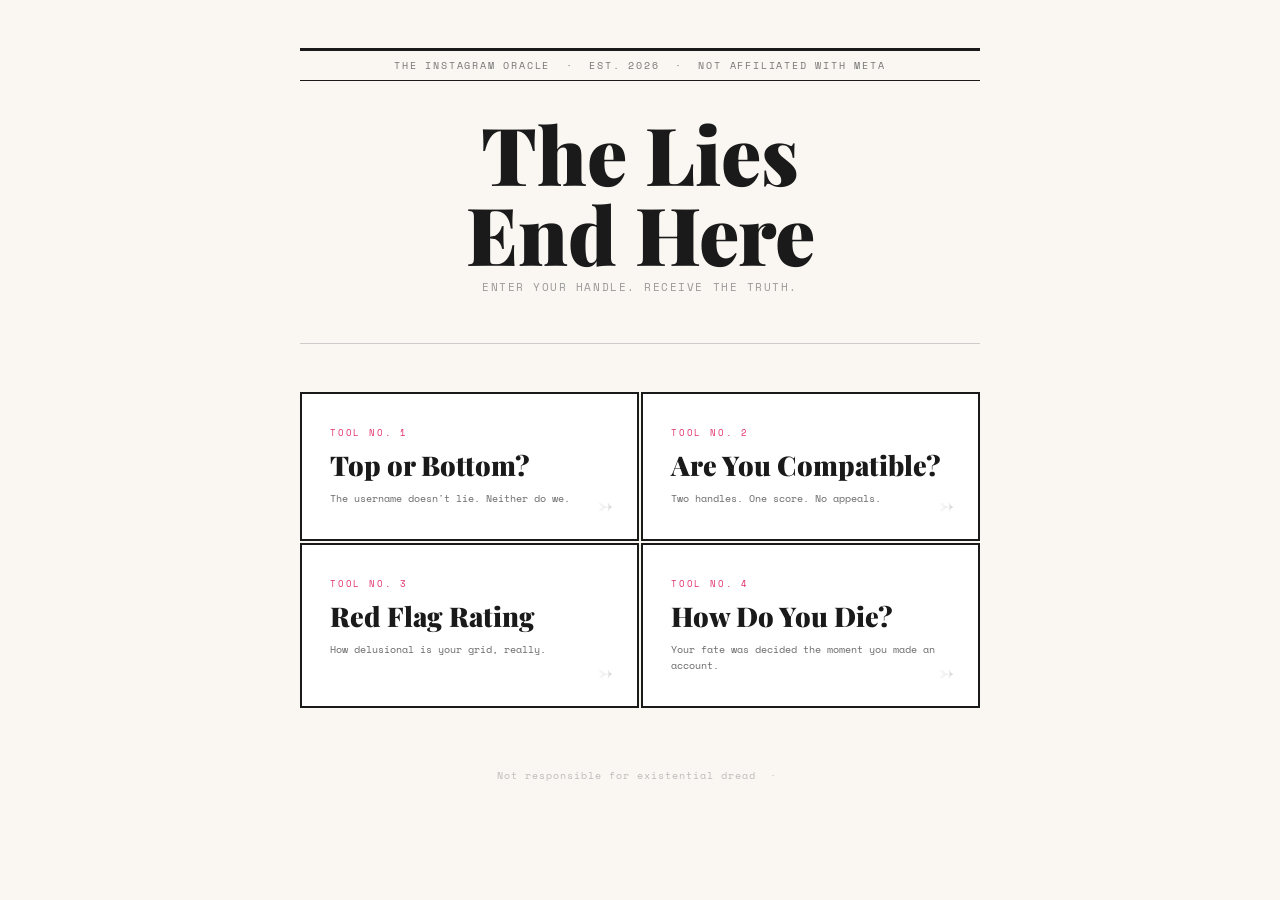
<file: index.html>
<!DOCTYPE html>
<html lang="en">
<head>
  <meta charset="UTF-8" />
  <meta name="viewport" content="width=device-width, initial-scale=1.0" />
  <title>The Instagram Oracle</title>
  <script async src="https://pagead2.googlesyndication.com/pagead/js/adsbygoogle.js?client=ca-pub-5958185316403411" crossorigin="anonymous"></script>
  <!-- Google tag (gtag.js) -->
  <script async src="https://www.googletagmanager.com/gtag/js?id=G-5HJ0XN5GPT"></script>
  <script>
    window.dataLayer = window.dataLayer || [];
    function gtag(){dataLayer.push(arguments);}
    gtag('js', new Date());
    gtag('config', 'G-5HJ0XN5GPT');
  </script>
  <link href="https://fonts.googleapis.com/css2?family=Playfair+Display:wght@400;700;900&family=Space+Mono:wght@400;700&display=swap" rel="stylesheet" />
  <style>
    *, *::before, *::after { box-sizing: border-box; margin: 0; padding: 0; }

    body {
      background: #faf7f2;
      color: #1a1a1a;
      font-family: 'Playfair Display', serif;
      min-height: 100vh;
      display: flex;
      flex-direction: column;
      align-items: center;
      padding: 48px 20px 80px;
    }

    .masthead {
      text-align: center;
      border-top: 3px solid #1a1a1a;
      border-bottom: 1px solid #1a1a1a;
      padding: 7px 0;
      width: 100%;
      max-width: 680px;
      margin-bottom: 14px;
    }

    .masthead p {
      font-family: 'Space Mono', monospace;
      font-size: 10px;
      letter-spacing: 0.18em;
      text-transform: uppercase;
      color: #777;
    }

    h1 {
      font-size: clamp(2.6rem, 9vw, 5rem);
      font-weight: 900;
      line-height: 1.0;
      text-align: center;
      max-width: 680px;
      margin: 18px 0 6px;
    }

    .tagline {
      font-family: 'Space Mono', monospace;
      font-size: 11px;
      letter-spacing: 0.14em;
      text-transform: uppercase;
      color: #999;
      text-align: center;
      margin-bottom: 48px;
    }

    .divider {
      width: 100%;
      max-width: 680px;
      border: none;
      border-top: 1px solid #ccc;
      margin: 0 0 48px;
    }

    .grid {
      display: grid;
      grid-template-columns: repeat(2, 1fr);
      gap: 2px;
      max-width: 680px;
      width: 100%;
    }

    .card {
      border: 2px solid #1a1a1a;
      padding: 32px 28px;
      text-decoration: none;
      color: #1a1a1a;
      background: #fff;
      transition: background 0.15s, color 0.15s;
      position: relative;
      overflow: hidden;
    }

    .card:hover {
      background: #1a1a1a;
      color: #faf7f2;
    }

    .card:hover .card-label { color: #E1306C; }
    .card:hover .card-arrow { opacity: 1; }

    .card-label {
      font-family: 'Space Mono', monospace;
      font-size: 9px;
      letter-spacing: 0.2em;
      text-transform: uppercase;
      color: #E1306C;
      margin-bottom: 12px;
      display: block;
    }

    .card h2 {
      font-size: clamp(1.3rem, 3.5vw, 1.7rem);
      font-weight: 900;
      line-height: 1.1;
      margin-bottom: 10px;
    }

    .card p {
      font-family: 'Space Mono', monospace;
      font-size: 10px;
      line-height: 1.6;
      color: inherit;
      opacity: 0.65;
    }

    .card-arrow {
      position: absolute;
      bottom: 20px;
      right: 24px;
      font-size: 1.4rem;
      opacity: 0.15;
      transition: opacity 0.15s;
    }

    footer {
      margin-top: 60px;
      font-family: 'Space Mono', monospace;
      font-size: 10px;
      color: #bbb;
      letter-spacing: 0.1em;
      text-align: center;
    }

    @media (max-width: 520px) {
      .grid { grid-template-columns: 1fr; }
    }
  </style>
</head>
<body>

  <div class="masthead">
    <p>The Instagram Oracle &nbsp;·&nbsp; Est. 2026 &nbsp;·&nbsp; NOT AFFILIATED WITH META</p>
  </div>

  <h1>The Lies<br>End Here</h1>
  <p class="tagline">Enter your handle. Receive the truth.</p>

  <hr class="divider" />

  <div class="grid">
    <a class="card" href="topbottom.html">
      <span class="card-label">Tool No. 1</span>
      <h2>Top or Bottom?</h2>
      <p>The username doesn't lie. Neither do we.</p>
      <span class="card-arrow">→</span>
    </a>

    <a class="card" href="compatibility.html">
      <span class="card-label">Tool No. 2</span>
      <h2>Are You Compatible?</h2>
      <p>Two handles. One score. No appeals.</p>
      <span class="card-arrow">→</span>
    </a>

    <a class="card" href="redflag.html">
      <span class="card-label">Tool No. 3</span>
      <h2>Red Flag Rating</h2>
      <p>How delusional is your grid, really.</p>
      <span class="card-arrow">→</span>
    </a>

    <a class="card" href="howdoyoudie.html">
      <span class="card-label">Tool No. 4</span>
      <h2>How Do You Die?</h2>
      <p>Your fate was decided the moment you made an account.</p>
      <span class="card-arrow">→</span>
    </a>
  </div>

  <footer>Not responsible for existential dread &nbsp;·&nbsp;</footer>

</body>
</html>
</file>
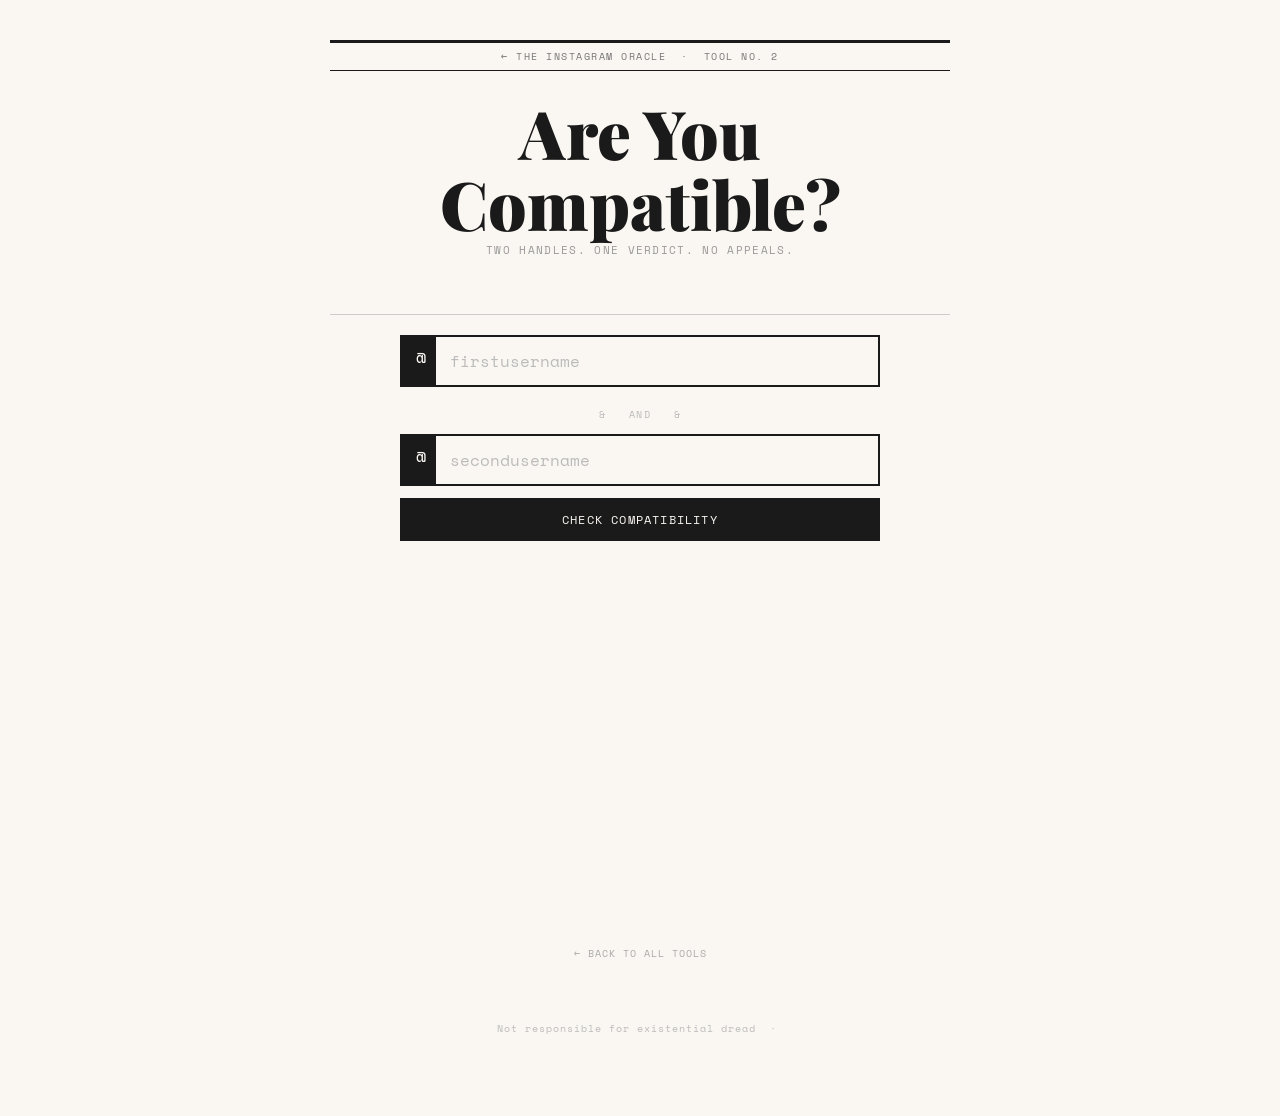
<file: compatibility.html>
<!DOCTYPE html>
<html lang="en">
<head>
  <meta charset="UTF-8" />
  <meta name="viewport" content="width=device-width, initial-scale=1.0" />
  <title>Are You Compatible? — Instagram Oracle</title>
  <script async src="https://pagead2.googlesyndication.com/pagead/js/adsbygoogle.js?client=ca-pub-5958185316403411" crossorigin="anonymous"></script>
  <!-- Google tag (gtag.js) -->
  <script async src="https://www.googletagmanager.com/gtag/js?id=G-5HJ0XN5GPT"></script>
  <script>
    window.dataLayer = window.dataLayer || [];
    function gtag(){dataLayer.push(arguments);}
    gtag('js', new Date());
    gtag('config', 'G-5HJ0XN5GPT');
  </script>
  <link href="https://fonts.googleapis.com/css2?family=Playfair+Display:wght@400;700;900&family=Space+Mono:wght@400;700&display=swap" rel="stylesheet" />
  <link rel="stylesheet" href="_base.css" />
  <script src="https://html2canvas.hertzen.com/dist/html2canvas.min.js"></script>
  <style>
    .input-pair {
      display: flex;
      flex-direction: column;
      gap: 10px;
      max-width: 480px;
      width: 100%;
    }

    .and-label {
      font-family: 'Space Mono', monospace;
      font-size: 10px;
      letter-spacing: 0.15em;
      text-transform: uppercase;
      color: #bbb;
      text-align: center;
      padding: 2px 0;
    }

    .submit-full {
      max-width: 480px;
      width: 100%;
      margin-top: 4px;
      background: #1a1a1a;
      color: #faf7f2;
      border: none;
      font-family: 'Space Mono', monospace;
      font-size: 0.75rem;
      letter-spacing: 0.1em;
      text-transform: uppercase;
      padding: 13px;
      cursor: pointer;
      transition: background 0.15s;
    }

    .submit-full:hover { background: #E1306C; }

    /* Compatibility bar */
    .compat-score {
      text-align: center;
      margin-bottom: 16px;
    }

    .compat-number {
      font-size: clamp(3rem, 12vw, 5.5rem);
      font-weight: 900;
      line-height: 1;
      color: #1a1a1a;
    }

    .compat-pct {
      font-family: 'Space Mono', monospace;
      font-size: 0.9rem;
      color: #999;
      letter-spacing: 0.1em;
    }

    .bar-track {
      width: 100%;
      height: 6px;
      background: #e8e4da;
      margin: 20px 0 10px;
      overflow: hidden;
    }

    .bar-fill {
      height: 100%;
      background: #1a1a1a;
      width: 0%;
      transition: width 1.2s cubic-bezier(0.22, 1, 0.36, 1);
    }

    .compat-label {
      font-family: 'Space Mono', monospace;
      font-size: 10px;
      letter-spacing: 0.15em;
      text-transform: uppercase;
      color: #aaa;
      text-align: center;
    }

    .compat-names {
      font-size: clamp(1rem, 3.5vw, 1.3rem);
      text-align: center;
      margin-top: 8px;
      font-style: italic;
      color: #555;
    }

    .compat-names .username { font-style: normal; }
  </style>
</head>
<body>

  <div class="masthead">
    <p><a href="index.html">← The Instagram Oracle</a> &nbsp;·&nbsp; Tool No. 2</p>
  </div>

  <h1>Are You Compatible?</h1>
  <p class="subtitle">Two handles. One verdict. No appeals.</p>

  <hr class="divider" />

  <div class="input-pair">
    <div class="input-row">
      <span class="at">@</span>
      <input id="user1" type="text" placeholder="firstusername" autocomplete="off" spellcheck="false" />
    </div>
    <div class="and-label">& &nbsp; and &nbsp; &</div>
    <div class="input-row">
      <span class="at">@</span>
      <input id="user2" type="text" placeholder="secondusername" autocomplete="off" spellcheck="false" />
    </div>
  </div>
  <button class="submit-full" id="submit-btn">Check Compatibility</button>

  <div id="result-wrap">
    <div class="result-card" id="result-card" data-label="✦ CHEMISTRY REPORT ✦">
      <div class="compat-score">
        <div class="compat-number" id="score-num">—</div>
        <div class="compat-pct">% compatible</div>
      </div>
      <div class="bar-track"><div class="bar-fill" id="bar-fill"></div></div>
      <p class="compat-label" id="compat-label"></p>
      <p class="compat-names" id="compat-names"></p>
    </div>
    <div class="actions">
      <button onclick="shareIG()">Share on Instagram</button>
      <button onclick="copyResult()">Copy Text</button>
      <button onclick="saveCard('result-card', 'compatibility')">Save as Image</button>
    </div>
  </div>

  <a class="back-link" href="index.html">← Back to all tools</a>
  <footer>Not responsible for existential dread &nbsp;·&nbsp;</footer>

  <script src="_shared.js"></script>
  <script>
    const blocked = new Set([]);
    const hardcoded = {};

    const labels = [
      [90, 100, [
        "cursed. you'll destroy each other and call it love.",
        "soulmates in the way two natural disasters are compatible.",
        "deeply, dangerously aligned. the people around you are nervous.",
        "perfect. which is exactly the problem.",
        "100% and somehow that's the most alarming outcome.",
      ]],
      [70,  89, [
        "good chemistry. terrible for everyone around you.",
        "genuinely works. somehow. nobody's more surprised than you.",
        "strong. in the way that things about to break are strong.",
        "you bring something out in each other. still unclear if that's good.",
        "compatible in ways that can't be explained and probably shouldn't be.",
      ]],
      [50,  69, [
        "functional. held together by spite and mutual obligation.",
        "workable. with effort. a lot of effort. every single day.",
        "fine. which is the most damning thing you can be.",
        "could be worse. has been worse. is currently fine.",
        "a coin flip, honestly. still flipping.",
      ]],
      [30,  49, [
        "messy. one of you is already planning the exit. the other has no idea.",
        "chaotic. together you make one functional person, barely.",
        "turbulent in the way that makes the flight unpleasant for everyone nearby.",
        "not great. not terrible. mostly just exhausting.",
        "compatible in the way that a fire and a curtain are compatible.",
      ]],
      [15,  29, [
        "you have nothing in common except a mutual tolerance that is quietly eroding.",
        "you've already had this argument. you'll have it again.",
        "there's something there. buried. under a lot of other stuff.",
        "compatible in the same way a spanner and a screw are compatible.",
        "unlikely. and yet here you both are, doing this.",
      ]],
      [ 1,  14, [
        "strangers would have been better. but here you are.",
        "no. and the number just confirms what was already obvious.",
        "the universe is telling you something. it has been for a while.",
        "not compatible. not even close. good luck.",
        "a statistically improbable disaster. impressive in its own way.",
      ]],
    ];

    let lastScore = 0, lastU1 = '', lastU2 = '';

    function getLabel(pct, u1, u2) {
      for (const [lo, hi, texts] of labels) {
        if (pct >= lo && pct <= hi) {
          const idx = hash((u1 || '') + (u2 || '') + 'label') % texts.length;
          return texts[idx];
        }
      }
      return '';
    }

    function check() {
      const u1 = document.getElementById('user1').value.trim().replace(/^@/, '').toLowerCase();
      const u2 = document.getElementById('user2').value.trim().replace(/^@/, '').toLowerCase();
      if (!u1 || !u2) return;

      lastU1 = u1; lastU2 = u2;

      const h1 = hash(u1), h2 = hash(u2);
      if (blocked.has(h1) || blocked.has(h2)) {
        document.getElementById('score-num').textContent = '—';
        document.getElementById('compat-label').textContent = "access denied. you know what you did.";
        document.getElementById('compat-names').innerHTML = '';
        document.getElementById('bar-fill').style.width = '0%';
        const wrap = document.getElementById('result-wrap');
        wrap.classList.remove('visible'); void wrap.offsetWidth; wrap.classList.add('visible');
        return;
      }

      const key = [u1, u2].sort().join('+');
      let pct = hardcoded[key];
      if (pct === undefined) {
        pct = 1 + (hash(key) % 99);
      }
      lastScore = pct;

      document.getElementById('score-num').textContent = pct;
      document.getElementById('compat-label').textContent = getLabel(pct, u1, u2);
      document.getElementById('compat-names').innerHTML =
        `<span class="username">@${u1}</span> &amp; <span class="username">@${u2}</span>`;

      const wrap = document.getElementById('result-wrap');
      wrap.classList.remove('visible'); void wrap.offsetWidth; wrap.classList.add('visible');

      // Animate bar after visible
      setTimeout(() => {
        document.getElementById('bar-fill').style.width = pct + '%';
      }, 80);
    }

    function shareIG() {
      const text = `@${lastU1} & @${lastU2} are ${lastScore}% compatible. ${getLabel(lastScore, lastU1, lastU2)} — find out yours:`;
      navigator.clipboard.writeText(text).then(() => {
        const btn = event.target;
        btn.textContent = 'Copied!';
        setTimeout(() => btn.textContent = 'Share on Instagram', 1800);
      });
    }

    function copyResult() {
      const text = `@${lastU1} & @${lastU2} — ${lastScore}% compatible`;
      navigator.clipboard.writeText(text).then(() => {
        const btn = event.target;
        btn.textContent = 'Copied!';
        setTimeout(() => btn.textContent = 'Copy Text', 1500);
      });
    }

    document.getElementById('submit-btn').addEventListener('click', check);
    [document.getElementById('user1'), document.getElementById('user2')].forEach(el => {
      el.addEventListener('keydown', e => { if (e.key === 'Enter') check(); });
    });
  </script>
</body>
</html>
</file>
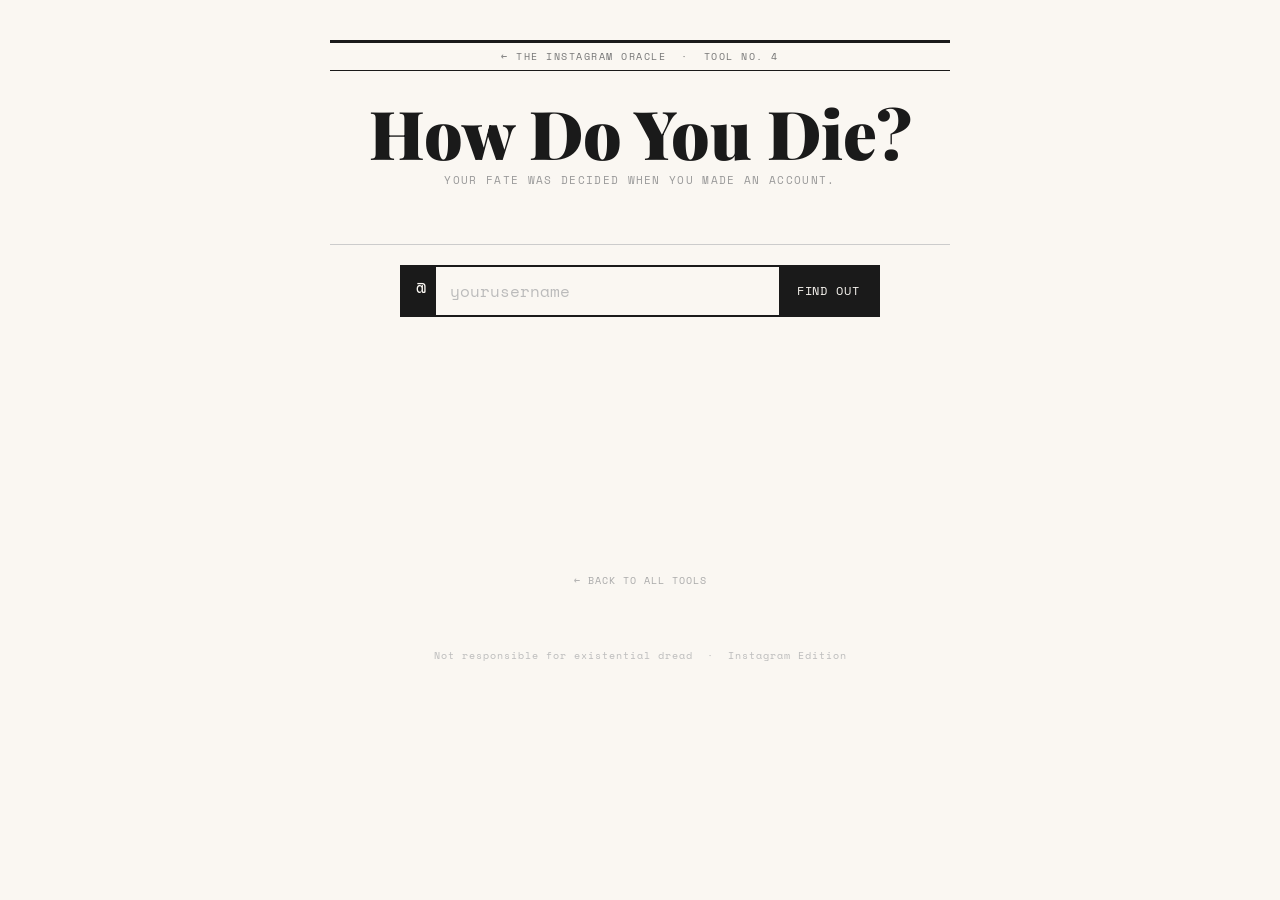
<file: howdoyoudie.html>
<!DOCTYPE html>
<html lang="en">
<head>
  <meta charset="UTF-8" />
  <meta name="viewport" content="width=device-width, initial-scale=1.0" />
  <title>How Do You Die? — Instagram Oracle</title>
  <script async src="https://pagead2.googlesyndication.com/pagead/js/adsbygoogle.js?client=ca-pub-5958185316403411" crossorigin="anonymous"></script>
  <!-- Google tag (gtag.js) -->
  <script async src="https://www.googletagmanager.com/gtag/js?id=G-5HJ0XN5GPT"></script>
  <script>
    window.dataLayer = window.dataLayer || [];
    function gtag(){dataLayer.push(arguments);}
    gtag('js', new Date());
    gtag('config', 'G-5HJ0XN5GPT');
  </script>
  <link href="https://fonts.googleapis.com/css2?family=Playfair+Display:wght@400;700;900&family=Space+Mono:wght@400;700&display=swap" rel="stylesheet" />
  <link rel="stylesheet" href="_base.css" />
  <script src="https://html2canvas.hertzen.com/dist/html2canvas.min.js"></script>
</head>
<body>

  <div class="masthead">
    <p><a href="index.html">← The Instagram Oracle</a> &nbsp;·&nbsp; Tool No. 4</p>
  </div>

  <h1>How Do You Die?</h1>
  <p class="subtitle">Your fate was decided when you made an account.</p>

  <hr class="divider" />

  <div class="input-row">
    <span class="at">@</span>
    <input id="username" type="text" placeholder="yourusername" autocomplete="off" spellcheck="false" />
    <button class="btn-submit" id="submit-btn">Find Out</button>
  </div>

  <div id="result-wrap">
    <div class="result-card" id="result-card" data-label="✦ FATE DECLARED ✦">
      <p id="result-text"></p>
    </div>
    <div class="actions">
      <button onclick="shareIG()">Share on Instagram</button>
      <button onclick="copyResult()">Copy Text</button>
      <button onclick="saveCard('result-card', 'howdoyoudie-' + lastUser)">Save as Image</button>
    </div>
  </div>

  <a class="back-link" href="index.html">← Back to all tools</a>
  <footer>Not responsible for existential dread &nbsp;·&nbsp; Instagram Edition</footer>

  <script src="_shared.js"></script>
  <script>
    const deaths = [
      "{u}: {r:fire}. A lot of it.",
      "stay away from {r:the beach}, {u}. That's all we can say.",
      "{u}, a {r:vending machine}. You know what you did.",
      "the {r:moon}, {u}. Inexplicably. The moon.",
      "{u} chokes on a {r:grape}. Not even an interesting grape.",
      "{u}: {r:probed to death by aliens} who filed a very thorough report afterwards.",
      "a {r:rogue font choice}, {u}. Papyrus specifically. The designers warned us.",
      "{u} is dissolved in a {r:hot tub} by someone who really knew their chemistry.",
      "{u} trips into {r:the void}. It was there the whole time.",
      "{u} is consumed by {r:a podcast} they started and never finished. Episode 2 never dropped.",
      "{u}: {r:something with a Latin name}. The doctors will be impressed.",
      "{u} is eaten by {r:something undiscovered}. Science will name it after you. Small consolation.",
      "a slow {r:bureaucratic process}, {u}. Forms, mostly. Very many forms.",
      "{u} is struck by {r:lightning. Twice}. The second time was your own fault.",
      "poisoned by {r:something ordered online with 3-star reviews}, {u}. You saw the reviews.",
      "{u} will be found {r:in a lake}. The lake will be fine.",
      "a {r:very polite murder}, {u}. Your killer held the door open first.",
      "{u} chokes on {r:an apology they never gave}.",
      "{u}: {r:correctly predicts their own death} but nobody believes them. Classic.",
      "{u} is {r:outlived by a houseplant} they forgot to water.",
      "{u}: {r:medical malpractice} so spectacular it gets taught in schools.",
      "a {r:shark}, {u}. Nowhere near the ocean.",
      "{u}, {r:expired supplements}. You thought they were fine. They were not fine.",
      "a {r:miscalculation involving gravity}, {u}.",
      "{u}: their own {r:cooking}. Specifically a Tuesday.",
      "{u} is killed by a {r:strongly worded email} that arrived at the wrong moment.",
      "{u}: {r:a fall} that everyone in the room will pretend not to have witnessed.",
      "the {r:wrong side of a trivia argument}, {u}. You were so sure.",
      "{u} dies of {r:old age}. 104. Still insufferable at the end. A good run.",
      "{u} doesn't die. {r:Immortal}, somehow. Nobody is happy about this.",
      "{u} is killed in a freak {r:escalator accident}. The investigation will be inconclusive.",
      "{u} is poisoned by {r:a houseguest} who was never officially invited.",
      "{u} dies arguing about {r:the correct pronunciation of a word}. They were wrong, by the way.",
      "a {r:medical study} lists {u} as a cautionary footnote in chapter 3.",
      "{u} is buried under {r:unopened mail}. It had been building for years.",
      "a {r:candle} kills {u}. Not a fire. Just the candle itself. The details are disturbing.",
      "{u} is taken out by {r:a rogue supermarket trolley}. Nobody saw it coming.",
      "a {r:motivational poster} falls off the wall at the wrong moment, {u}.",
      "{u} is done in by {r:a firm handshake} that went several seconds too far.",
      "{u} explodes from {r:holding in feedback} for too long.",
      "a {r:children's book} contains a prophecy about {u}. Page 7. Nobody noticed until it was too late.",
      "{u} is taken down by {r:a very confident pigeon}.",
      "a {r:subscription service} {u} forgot to cancel claims them in the end.",
      "{u} is eaten by {r:IKEA furniture}. It was poorly assembled. That was the problem.",
      "death by {r:autocorrect}, {u}. The message sent. It could not be unsent.",
      "{u} is lightly {r:dissolved} by something in the tap water. The council said probably fine.",
      "a {r:very specific phobia} that {u} developed last Tuesday comes true.",
      "the {r:terms and conditions}, {u}. You agreed without reading. Paragraph 47.",
      "{u} dies of {r:being right all along}. Nobody admits it.",
      "{u} is consumed by {r:a queue} that had no visible end and no discernible purpose.",
      "death by {r:small talk}, {u}. Prolonged exposure. No survivors.",
      "a {r:Wikipedia rabbit hole} claims {u} at 3am. The last tab was about medieval siege weapons.",
      "{u} is defeated by {r:a jar they couldn't open}. Pride was a factor.",
      "an {r:Oxford comma} ends {u}'s life. The debate was not worth it.",
      "{u} is taken by {r:the algorithm}. Not a social media one. A different, older algorithm.",
      "{u}: a {r:group chat} they muted but never left finally makes its move.",
      "{u} is outlasted by {r:a parking meter} they were convinced still had time.",
      "{u} is killed by {r:a motivational speaker}. Not metaphorically. Literally.",
      "a {r:loyalty card} gets {u} in the end. 10th visit free. The terms were unclear.",
      "{u}: {r:slowly}. Very slowly. In a way that gives everyone time to prepare.",
      "{u} falls asleep and {r:doesn't come back}. The doctors describe it as 'unusual.'",
      "{u} is done in by {r:their own reflection} in a shop window. The circumstances are unclear.",
      "{u}: {r:a very dry sandwich} at a work event nobody wanted to attend.",
      "a {r:notification} {u} ignored for three years finally gets through.",
      "{u} is killed by {r:someone they'd completely forgotten about}.",
      "{u}: {r:second-hand embarrassment}. Their own.",
      "a {r:crossword clue} {u} couldn't finish haunts them to the grave. 9 across. They never got it.",
      "death by {r:hold music}, {u}. The call was eventually answered. Too late.",
      "{u} is felled by {r:a very specific sequence of events} that a fortune teller warned them about in 2019.",
      "{u}: {r:hubris}. Classic.",
      "{u} is struck down mid-{r:sentence} by something they were about to say.",
    ];

    const blocked = new Set([]);

    let lastUser = '', lastResult = '';

    function findFate() {
      const raw = document.getElementById('username').value.trim().replace(/^@/, '').toLowerCase();
      if (!raw) return;
      lastUser = raw;

      const h = hash(raw);
      const resultEl = document.getElementById('result-text');
      const wrap = document.getElementById('result-wrap');

      if (blocked.has(h)) {
        resultEl.innerHTML = `<span style="font-family:'Space Mono',monospace;font-size:0.85rem;color:#888;">access denied.</span>`;
        wrap.classList.add('visible');
        return;
      }

      const template = deaths[h % deaths.length];
      lastResult = template.replace(/\{u\}/g, `@${raw}`).replace(/\{r:([^}]+)\}/g, '$1');
      resultEl.innerHTML = render(template, raw);

      wrap.classList.remove('visible');
      void wrap.offsetWidth;
      wrap.classList.add('visible');
    }

    function shareIG() {
      const text = `How do I die? "${lastResult}" — find out yours:`;
      navigator.clipboard.writeText(text).then(() => {
        const btn = event.target;
        btn.textContent = 'Copied for Instagram!';
        setTimeout(() => btn.textContent = 'Share on Instagram', 1800);
      });
    }

    function copyResult() {
      if (!lastResult) return;
      navigator.clipboard.writeText(lastResult).then(() => {
        const btn = event.target;
        btn.textContent = 'Copied!';
        setTimeout(() => btn.textContent = 'Copy Text', 1500);
      });
    }

    document.getElementById('submit-btn').addEventListener('click', findFate);
    document.getElementById('username').addEventListener('keydown', e => { if (e.key === 'Enter') findFate(); });
  </script>
</body>
</html>
</file>
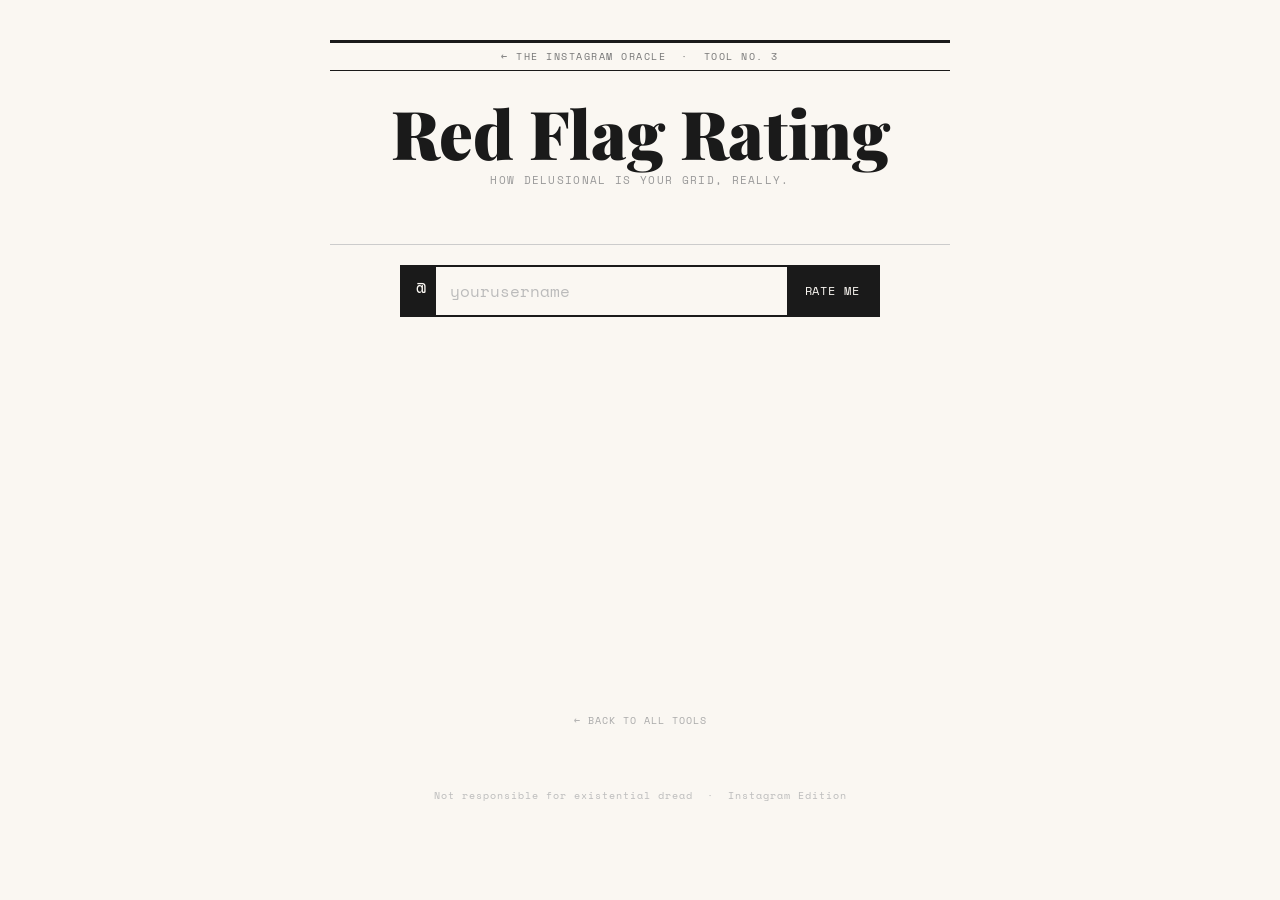
<file: redflag.html>
<!DOCTYPE html>
<html lang="en">
<head>
  <meta charset="UTF-8" />
  <meta name="viewport" content="width=device-width, initial-scale=1.0" />
  <title>Red Flag Rating — Instagram Oracle</title>
  <script async src="https://pagead2.googlesyndication.com/pagead/js/adsbygoogle.js?client=ca-pub-5958185316403411" crossorigin="anonymous"></script>
  <!-- Google tag (gtag.js) -->
  <script async src="https://www.googletagmanager.com/gtag/js?id=G-5HJ0XN5GPT"></script>
  <script>
    window.dataLayer = window.dataLayer || [];
    function gtag(){dataLayer.push(arguments);}
    gtag('js', new Date());
    gtag('config', 'G-5HJ0XN5GPT');
  </script>
  <link href="https://fonts.googleapis.com/css2?family=Playfair+Display:wght@400;700;900&family=Space+Mono:wght@400;700&display=swap" rel="stylesheet" />
  <link rel="stylesheet" href="_base.css" />
  <script src="https://html2canvas.hertzen.com/dist/html2canvas.min.js"></script>
  <style>
    /* Meter */
    .meter-wrap {
      margin: 22px 0 8px;
    }

    .meter-track {
      width: 100%;
      height: 8px;
      background: #e8e4da;
      overflow: hidden;
    }

    .meter-fill {
      height: 100%;
      width: 0%;
      transition: width 1.8s cubic-bezier(0.22, 1, 0.36, 1);
    }

    .meter-fill.low    { background: #2d2d2d; }
    .meter-fill.mid    { background: #c47a2a; }
    .meter-fill.high   { background: #c0392b; }
    .meter-fill.max    { background: #E1306C; animation: shake 0.4s infinite alternate; }

    @keyframes shake {
      from { transform: translateX(0); }
      to   { transform: translateX(-3px); }
    }

    .score-display {
      display: flex;
      align-items: baseline;
      gap: 6px;
      justify-content: center;
      margin-bottom: 12px;
    }

    .score-num {
      font-size: clamp(3rem, 12vw, 5.5rem);
      font-weight: 900;
      line-height: 1;
    }

    .score-pct {
      font-family: 'Space Mono', monospace;
      font-size: 0.9rem;
      color: #999;
      letter-spacing: 0.08em;
    }

    .verdict-text {
      font-size: clamp(1rem, 3.5vw, 1.25rem);
      line-height: 1.5;
      text-align: center;
      margin-top: 14px;
      font-style: italic;
      color: #444;
    }

    .verdict-text strong { font-style: normal; color: #1a1a1a; }
  </style>
</head>
<body>

  <div class="masthead">
    <p><a href="index.html">← The Instagram Oracle</a> &nbsp;·&nbsp; Tool No. 3</p>
  </div>

  <h1>Red Flag Rating</h1>
  <p class="subtitle">How delusional is your grid, really.</p>

  <hr class="divider" />

  <div class="input-row">
    <span class="at">@</span>
    <input id="username" type="text" placeholder="yourusername" autocomplete="off" spellcheck="false" />
    <button class="btn-submit" id="submit-btn">Rate Me</button>
  </div>

  <div id="result-wrap">
    <div class="result-card" id="result-card" data-label="✦ RED FLAG REPORT ✦">
      <div class="score-display">
        <span class="score-num" id="score-num">—</span>
        <span class="score-pct">%</span>
      </div>
      <div class="meter-wrap">
        <div class="meter-track">
          <div class="meter-fill" id="meter-fill"></div>
        </div>
      </div>
      <p class="verdict-text" id="verdict-text"></p>
    </div>
    <div class="actions">
      <button onclick="shareIG()">Share on Instagram</button>
      <button onclick="copyResult()">Copy Text</button>
      <button onclick="saveCard('result-card', 'redflag-' + lastUser)">Save as Image</button>
    </div>
  </div>

  <a class="back-link" href="index.html">← Back to all tools</a>
  <footer>Not responsible for existential dread &nbsp;·&nbsp; Instagram Edition</footer>

  <script src="_shared.js"></script>
  <script>
    // Verdict bands: [minPct, maxPct, cssClass, text]
    // {u} = username, {s} = score
    const bands = [
      [85, 100, 'max', [
        `{u} is a {r:full menace}. You have strong opinions about things nobody asked. You've ended a friendship over something small and would do it again.`,
        `{u} is {r:genuinely unwell}. In the fun way. You are someone's villain origin story and you are aware of this.`,
        `{u}: {r:nothing but red flags}. Not one green flag in sight. The garden is entirely red. It is beautiful and it is terrible.`,
        `{u} has {r:no self-awareness} and that is somehow working in your favour. For now. Enjoy it.`,
        `everything about {u} is a {r:red flag}. The name. The energy. The way you read this result and felt seen.`,
        `{u} is the kind of person other people {r:warn each other about} in hushed tones. You'd be flattered.`,
      ]],
      [70,  84, 'high', [
        `{u} is {r:genuinely alarming}. Not in a fun way. In the way that makes people say "I'm not surprised" when something happens.`,
        `{u}: {r:significant red flag energy}. A therapist has definitely heard about you. Recently.`,
        `{u} has {r:done something}. We don't know what. But someone does. And they've told people.`,
        `{u} is the person someone warns their friend about {r:one conversation too late}.`,
        `{u}: {r:high risk, questionable reward}. Most people wouldn't. A few will. You know who you are.`,
        `{u} has left {r:a trail}. It's subtle. But it's there if you know where to look.`,
      ]],
      [55,  69, 'high', [
        `{u} has {r:main character syndrome} at a clinical level. You narrate your own life to yourself. You think it's charming. It isn't.`,
        `{u}: a {r:walking amber flag}. Not red. Not green. Permanently, stubbornly amber.`,
        `{u} is the kind of person who {r:keeps score}. Always. Even when they say they don't. Especially then.`,
        `{u} has said something {r:deeply unhinged} at a quiet moment and immediately changed the subject.`,
        `{u}: {r:complicated}. By which we mean: a nightmare. But an interesting one.`,
        `{u} would describe themselves as "a lot." They are correct. It is not the compliment they think it is.`,
      ]],
      [40,  54, 'mid', [
        `{u} is a {r:moderate red flag}. You've said something unhinged in a group chat and left before anyone could respond.`,
        `{u}: {r:mostly manageable}. With the right person. Under the right conditions. On a good day.`,
        `{u} has a {r:specific type of chaos} that only surfaces occasionally. People remember it.`,
        `{u}: the red flag is {r:situational}. It depends on the day, the weather, and whether you've eaten.`,
        `a few flags, {u}. Not enough to run. Enough to keep an eye on.`,
        `{u} has {r:one signature move} that is, objectively, a lot. They bring it out rarely. It lands every time.`,
      ]],
      [25,  39, 'mid', [
        `Mostly fine, {u}. But the {r:occasional decision} you make haunts the people who witnessed it. They haven't forgotten.`,
        `{u}: {r:low drama} on the surface. The depths are a separate matter.`,
        `{u} has {r:one thing}. Just the one. But it is quite a lot of a thing.`,
        `clean record, {u}. Something happened once and you dealt with it quietly and efficiently. That's a flag in itself.`,
        `{u} is {r:mostly harmless}. The word 'mostly' is doing significant structural work in that sentence.`,
        `fine, {u}. Genuinely fine. The people who know you best would add a pause before agreeing.`,
      ]],
      [10,  24, 'low', [
        `{u} is {r:surprisingly low drama}. Either genuinely well-adjusted, or the real chaos is somewhere we haven't looked yet.`,
        `{u}: basically {r:fine}. Statistically improbable. Here we are.`,
        `{u} has {r:almost no red flags}. This is either very good or very deliberate.`,
        `{u}: {r:low risk}. People are surprised when they find out the one thing. There is always one thing.`,
        `very few flags, {u}. The ones that do exist are very specific and very personal and you know exactly what they are.`,
        `{u} is {r:alright}. People say this warmly. It's a compliment. Mostly.`,
      ]],
      [ 1,   9, 'low', [
        `{u}: suspiciously {r:normal}. Not a single red flag. This is statistically impossible and we are actively investigating.`,
        `{u} has {r:no flags at all}. This is concerning in its own right.`,
        `{u}: {r:too clean}. Nobody is this clean. We don't trust it.`,
        `zero red flags for {u}. Either genuinely a good person or the flags are somewhere we haven't thought to look.`,
        `{u} is {r:fine}. Genuinely, boringly fine. Cherish it. These results don't lie.`,
        `{u}: a {r:statistical anomaly}. The model has never seen results this clean. It's unsettling.`,
      ]],
    ];

    const blocked = new Set([]);
    const hardcoded = {};

    let lastUser = '', lastScore = 0, lastVerdict = '';

    function getBand(pct) {
      for (const b of bands) {
        if (pct >= b[0] && pct <= b[1]) return b;
      }
      return bands[bands.length - 1];
    }

    function rate() {
      const raw = document.getElementById('username').value.trim().replace(/^@/, '').toLowerCase();
      if (!raw) return;
      lastUser = raw;

      const h = hash(raw);
      if (blocked.has(h)) {
        document.getElementById('verdict-text').innerHTML = `<span style="font-family:'Space Mono',monospace;font-size:0.85rem;color:#888;">access denied.</span>`;
        document.getElementById('score-num').textContent = '—';
        const wrap = document.getElementById('result-wrap');
        wrap.classList.remove('visible'); void wrap.offsetWidth; wrap.classList.add('visible');
        return;
      }

      let pct = hardcoded[raw];
      if (pct === undefined) {
        pct = 1 + (hash(raw + 'redflag') % 99);
      }
      lastScore = pct;

      const band = getBand(pct);
      const fill = document.getElementById('meter-fill');
      const verdict = document.getElementById('verdict-text');

      // Remove old class
      fill.className = 'meter-fill';
      fill.style.width = '0%';

      document.getElementById('score-num').textContent = pct;

      // Render verdict template — pick from multiple options using secondary hash
      const texts = band[3];
      const tmpl = texts[hash(raw + 'verdict') % texts.length];
      lastVerdict = tmpl.replace(/\{u\}/g, `@${raw}`).replace(/\{r:([^}]+)\}/g, '$1').replace(/\{s\}/g, pct);
      verdict.innerHTML = tmpl
        .replace(/\{u\}/g, `<span class="username">@${raw}</span>`)
        .replace(/\{r:([^}]+)\}/g, `<span class="highlight">$1</span>`)
        .replace(/\{s\}/g, pct);

      const wrap = document.getElementById('result-wrap');
      wrap.classList.remove('visible'); void wrap.offsetWidth; wrap.classList.add('visible');

      setTimeout(() => {
        fill.classList.add(band[2]);
        fill.style.width = pct + '%';
      }, 80);
    }

    function shareIG() {
      const text = `My Instagram red flag rating is ${lastScore}%. ${lastVerdict} — get yours:`;
      navigator.clipboard.writeText(text).then(() => {
        const btn = event.target;
        btn.textContent = 'Copied!';
        setTimeout(() => btn.textContent = 'Share on Instagram', 1800);
      });
    }

    function copyResult() {
      if (!lastVerdict) return;
      navigator.clipboard.writeText(lastVerdict).then(() => {
        const btn = event.target;
        btn.textContent = 'Copied!';
        setTimeout(() => btn.textContent = 'Copy Text', 1500);
      });
    }

    document.getElementById('submit-btn').addEventListener('click', rate);
    document.getElementById('username').addEventListener('keydown', e => { if (e.key === 'Enter') rate(); });
  </script>
</body>
</html>
</file>
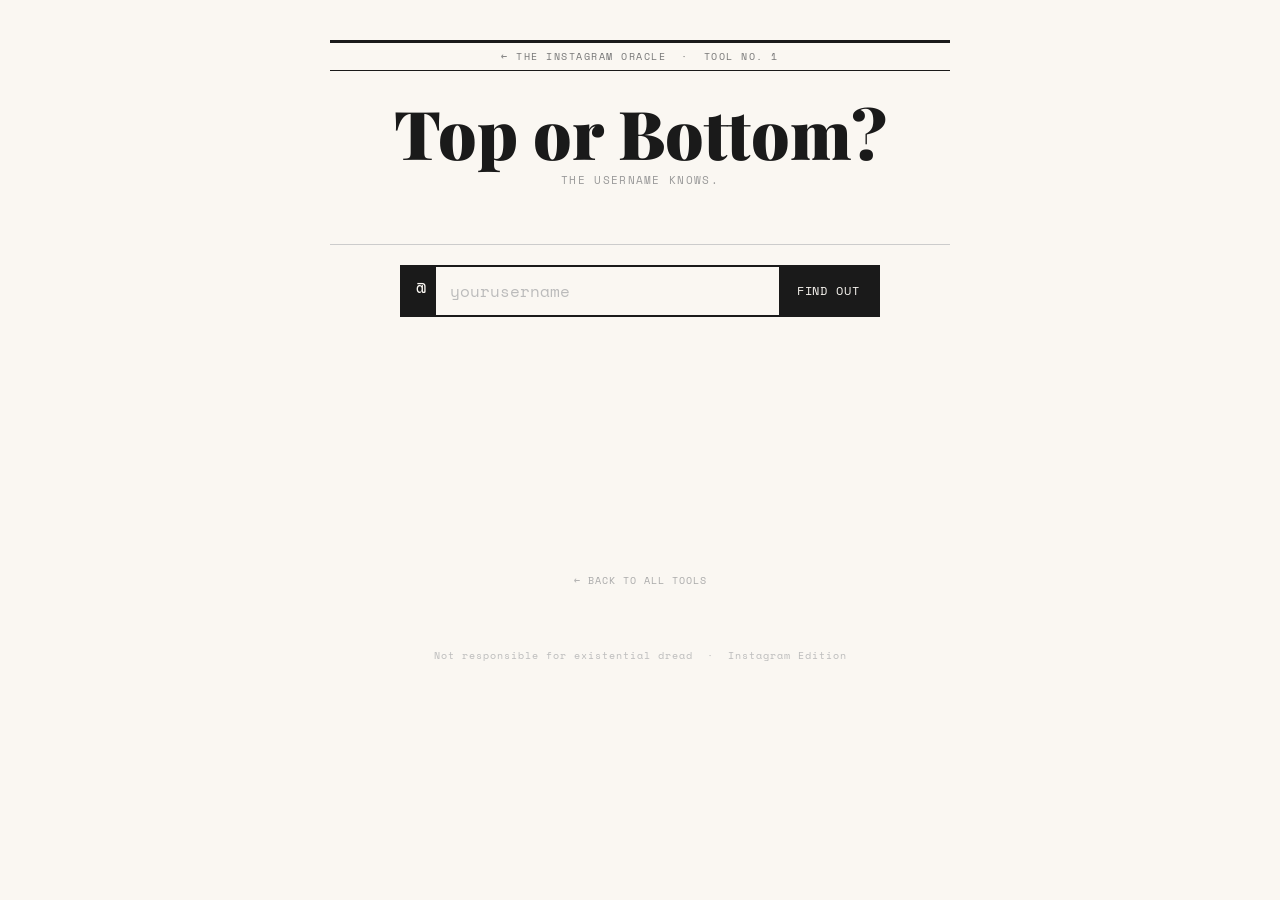
<file: topbottom.html>
<!DOCTYPE html>
<html lang="en">
<head>
  <meta charset="UTF-8" />
  <meta name="viewport" content="width=device-width, initial-scale=1.0" />
  <title>Top or Bottom? — Instagram Oracle</title>
  <script async src="https://pagead2.googlesyndication.com/pagead/js/adsbygoogle.js?client=ca-pub-5958185316403411" crossorigin="anonymous"></script>
  <!-- Google tag (gtag.js) -->
  <script async src="https://www.googletagmanager.com/gtag/js?id=G-5HJ0XN5GPT"></script>
  <script>
    window.dataLayer = window.dataLayer || [];
    function gtag(){dataLayer.push(arguments);}
    gtag('js', new Date());
    gtag('config', 'G-5HJ0XN5GPT');
  </script>
  <link href="https://fonts.googleapis.com/css2?family=Playfair+Display:wght@400;700;900&family=Space+Mono:wght@400;700&display=swap" rel="stylesheet" />
  <link rel="stylesheet" href="_base.css" />
  <script src="https://html2canvas.hertzen.com/dist/html2canvas.min.js"></script>
</head>
<body>

  <div class="masthead">
    <p><a href="index.html">← The Instagram Oracle</a> &nbsp;·&nbsp; Tool No. 1</p>
  </div>

  <h1>Top or Bottom?</h1>
  <p class="subtitle">The username knows.</p>

  <hr class="divider" />

  <div class="input-row">
    <span class="at">@</span>
    <input id="username" type="text" placeholder="yourusername" autocomplete="off" spellcheck="false" />
    <button class="btn-submit" id="submit-btn">Find Out</button>
  </div>

  <div id="result-wrap">
    <div class="result-card" id="result-card" data-label="✦ VERDICT DELIVERED ✦">
      <p id="result-text"></p>
    </div>
    <div class="actions">
      <button onclick="shareIG()">Share on Instagram</button>
      <button onclick="copyResult()">Copy Text</button>
      <button onclick="saveCard('result-card', 'topbottom-' + lastUser)">Save as Image</button>
    </div>
  </div>

  <a class="back-link" href="index.html">← Back to all tools</a>
  <footer>Not responsible for existential dread &nbsp;·&nbsp; Instagram Edition</footer>

  <script src="_shared.js"></script>
  <script>
    const verdicts = [
      "{u} is 100% a {r:top}. Hasn't apologized for anything since 2014.",
      "{u} is a {r:bottom}. Cried at a commercial last week and hasn't recovered.",
      "{u} is a {r:power bottom}. Runs everything from behind. The real authority in the room.",
      "{u} is a {r:soft top}. Too tired to be aggressive. Dangerous in a completely different way.",
      "{u} tells everyone they're a {r:top}. Cried themselves to sleep three times this month.",
      "{u} is a {r:vers}. Cannot commit to a single identity. Cannot commit to anything else either.",
      "{u} is a {r:pillow princess}. Lets others do the work. Will continue letting others do the work.",
      "{u} is undeniably a {r:bottom} and their entire personality is incontrovertible proof.",
      "Textbook {r:top energy}, {u}. Hasn't processed a single emotion in years. Going great.",
      "{u} is so {r:bottom} they apologize when someone bumps into them.",
      "{u} is a {r:vers} who leans bottom. Goes along with things. Regrets it. Goes along with more things.",
      "Clinically, {u} is a {r:bottom}. The medical literature is very clear on this.",
      "{u}: a {r:virgin}. Not a single controversial opinion. Not one enemy. Pathetically safe.",
      "{u} is a {r:top} who needs constant reassurance. The contradiction is the point.",
      "{u}: {r:chaotic bottom}. No plan. No regrets. Leaves devastation and moves on.",
      "{u} is a {r:reluctant top}. Did not ask for this responsibility. Carries it anyway.",
      "{u} is the rarest kind of {r:power bottom}: completely unbothered and in total control.",
      "{u} is a {r:switch} who has convinced themselves otherwise. The delusion is impressive.",
      "{u}: {r:bottom energy} so strong it bends light around it.",
      "{u} is a {r:top} who overthinks it. Every time. Without fail.",
      "{u} is a {r:bottom} who gives top-coded first impressions. The reveal is always devastating.",
      "{u}: an {r:anxious top}. Competent. At what cost.",
      "{u} is a {r:bottom} who has built an entire personality around pretending otherwise.",
      "{u} is a {r:soft bottom}. Means well. Easily redirected. Not necessarily a complaint.",
      "{u}: a {r:top} who takes feedback well. Suspicious.",
      "multiple experts have weighed in on {u}. No consensus. The {r:vers} hypothesis is gaining traction.",
      "{u} is a {r:top} who learned everything from observation and it shows in ways they don't realise.",
      "{u}: {r:bottom} with a resting top face. A fascinating case study.",
      "{u} is a {r:pillow princess} who has somehow convinced everyone they're running things.",
      "{u} is a {r:top} with a hero complex. The two things are not unrelated.",
      "{u}: bottom-coded but {r:genuinely dangerous}. Do not underestimate.",
      "{u} is the kind of {r:top} who makes their particular issue everyone else's problem.",
      "{u}: {r:bottom}. At peace with it. This is the most powerful state a person can be in.",
      "{u} is a {r:vers} in denial. Both sides are equally unconvincing.",
      "{u}: pure {r:top}. Has never second-guessed a single thing. This is terrifying.",
      "{u} is a {r:bottom} who runs a very tight ship. The paradox is load-bearing.",
      "{u}: {r:switch}. Decided this morning. Will decide differently by the afternoon.",
      "something about {u} says {r:top} but the full picture tells a different story.",
      "{u} is a {r:bottom} who makes the most of it. Genuinely. Respect.",
      "{u} is a {r:top} in the same way a labrador is a guard dog. Enthusiastic. Ineffective. Loved.",
      "{u}: certified {r:bottom}. The certificate was issued and laminated.",
    ];

    const blocked = new Set([]);
    const easter = {};

    let lastUser = '';
    let lastResult = '';

    function findFate() {
      const raw = document.getElementById('username').value.trim().replace(/^@/, '').toLowerCase();
      if (!raw) return;
      lastUser = raw;

      const h = hash(raw);
      const resultEl = document.getElementById('result-text');
      const wrap = document.getElementById('result-wrap');

      if (blocked.has(h)) {
        resultEl.innerHTML = `<span style="font-family:'Space Mono',monospace;font-size:0.85rem;color:#888;">access denied. you know what you did.</span>`;
        wrap.classList.add('visible');
        return;
      }

      const template = easter[raw] || verdicts[h % verdicts.length];
      lastResult = template.replace(/\{u\}/g, `@${raw}`).replace(/\{r:([^}]+)\}/g, '$1');
      resultEl.innerHTML = render(template, raw);

      wrap.classList.remove('visible');
      void wrap.offsetWidth;
      wrap.classList.add('visible');
    }

    function shareIG() {
      const text = `Am I a top or a bottom? Instagram has spoken: "${lastResult}" — find out yours:`;
      navigator.clipboard.writeText(text).then(() => {
        const btn = event.target;
        btn.textContent = 'Copied for Instagram!';
        setTimeout(() => btn.textContent = 'Share on Instagram', 1800);
      });
    }

    function copyResult() {
      if (!lastResult) return;
      navigator.clipboard.writeText(lastResult).then(() => {
        const btn = event.target;
        btn.textContent = 'Copied!';
        setTimeout(() => btn.textContent = 'Copy Text', 1500);
      });
    }

    document.getElementById('submit-btn').addEventListener('click', findFate);
    document.getElementById('username').addEventListener('keydown', e => { if (e.key === 'Enter') findFate(); });
  </script>
</body>
</html>
</file>
<file: _base.css>
/* Instagram Oracle — shared base styles */
*, *::before, *::after { box-sizing: border-box; margin: 0; padding: 0; }

body {
  background: #faf7f2;
  color: #1a1a1a;
  font-family: 'Playfair Display', serif;
  min-height: 100vh;
  display: flex;
  flex-direction: column;
  align-items: center;
  padding: 40px 20px 80px;
}

.masthead {
  text-align: center;
  border-top: 3px solid #1a1a1a;
  border-bottom: 1px solid #1a1a1a;
  padding: 6px 0;
  width: 100%;
  max-width: 620px;
  margin-bottom: 10px;
}

.masthead p {
  font-family: 'Space Mono', monospace;
  font-size: 10px;
  letter-spacing: 0.15em;
  text-transform: uppercase;
  color: #777;
}

.masthead a { color: inherit; text-decoration: none; }
.masthead a:hover { text-decoration: underline; }

h1 {
  font-size: clamp(2.4rem, 8vw, 4.2rem);
  font-weight: 900;
  line-height: 1.05;
  text-align: center;
  max-width: 620px;
  margin: 16px 0 4px;
}

.subtitle {
  font-family: 'Space Mono', monospace;
  font-size: 11px;
  letter-spacing: 0.12em;
  text-transform: uppercase;
  color: #999;
  text-align: center;
  margin-bottom: 36px;
}

hr.divider {
  width: 100%;
  max-width: 620px;
  border: none;
  border-top: 1px solid #ccc;
  margin: 20px 0;
}

/* Input row */
.input-row {
  display: flex;
  align-items: stretch;
  max-width: 480px;
  width: 100%;
  border: 2px solid #1a1a1a;
  margin-bottom: 8px;
}

.at {
  font-family: 'Space Mono', monospace;
  font-size: 1.05rem;
  padding: 12px 10px 12px 14px;
  background: #1a1a1a;
  color: #faf7f2;
  user-select: none;
  line-height: 1;
}

.input-row input {
  flex: 1;
  border: none;
  outline: none;
  font-family: 'Space Mono', monospace;
  font-size: 1rem;
  padding: 12px 14px;
  background: transparent;
  color: #1a1a1a;
}

.input-row input::placeholder { color: #bbb; }

.btn-submit {
  background: #1a1a1a;
  color: #faf7f2;
  border: none;
  font-family: 'Space Mono', monospace;
  font-size: 0.72rem;
  letter-spacing: 0.08em;
  text-transform: uppercase;
  padding: 13px 18px;
  cursor: pointer;
  transition: background 0.15s;
  white-space: nowrap;
}

.btn-submit:hover { background: #E1306C; }

/* Result card */
#result-wrap {
  max-width: 620px;
  width: 100%;
  margin-top: 44px;
  opacity: 0;
  transform: translateY(12px);
  transition: opacity 0.4s ease, transform 0.4s ease;
  pointer-events: none;
}

#result-wrap.visible {
  opacity: 1;
  transform: translateY(0);
  pointer-events: auto;
}

.result-card {
  border: 2px solid #1a1a1a;
  padding: 32px 36px;
  background: #fff;
  position: relative;
}

.result-card::before {
  content: attr(data-label);
  font-family: 'Space Mono', monospace;
  font-size: 9px;
  letter-spacing: 0.2em;
  color: #aaa;
  display: block;
  text-align: center;
  margin-bottom: 22px;
}

.result-card::after {
  content: '';
  display: block;
  width: 40px;
  height: 2px;
  background: #1a1a1a;
  margin: 24px auto 0;
}

#result-text {
  font-size: clamp(1.25rem, 4vw, 1.6rem);
  font-weight: 400;
  line-height: 1.55;
  text-align: center;
}

.username { font-weight: 700; text-decoration: underline; text-underline-offset: 3px; }
.highlight { color: #E1306C; font-style: italic; }

/* Action buttons */
.actions {
  display: flex;
  gap: 10px;
  margin-top: 16px;
  justify-content: center;
  flex-wrap: wrap;
}

.actions button {
  font-family: 'Space Mono', monospace;
  font-size: 0.7rem;
  letter-spacing: 0.1em;
  text-transform: uppercase;
  padding: 9px 16px;
  border: 1.5px solid #1a1a1a;
  background: transparent;
  cursor: pointer;
  transition: background 0.15s, color 0.15s;
}

.actions button:hover { background: #1a1a1a; color: #faf7f2; }

.back-link {
  font-family: 'Space Mono', monospace;
  font-size: 10px;
  letter-spacing: 0.1em;
  text-transform: uppercase;
  color: #aaa;
  text-decoration: none;
  margin-top: 44px;
}
.back-link:hover { color: #1a1a1a; }

footer {
  margin-top: 60px;
  font-family: 'Space Mono', monospace;
  font-size: 10px;
  color: #bbb;
  letter-spacing: 0.1em;
  text-align: center;
}

@media (max-width: 480px) {
  .result-card { padding: 24px 20px; }
  .btn-submit { width: 100%; padding: 12px; }
}
</file>
